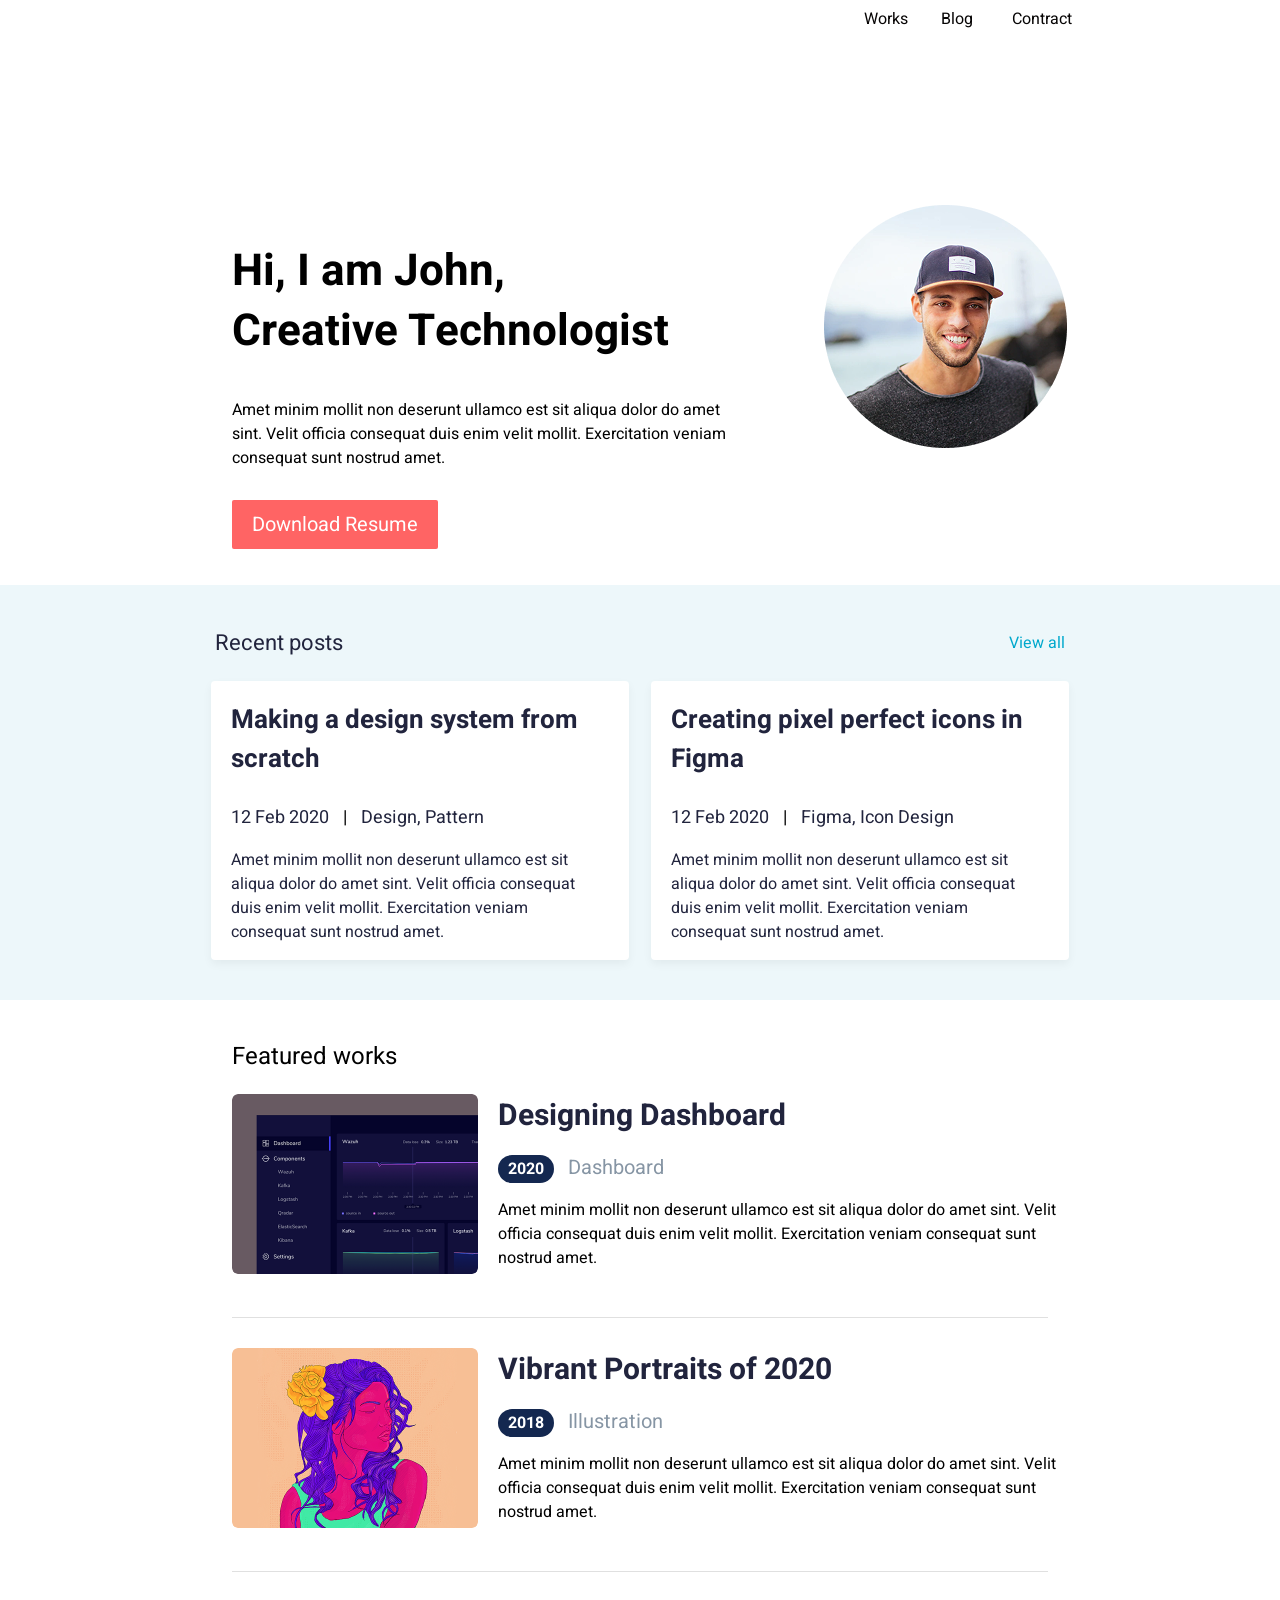
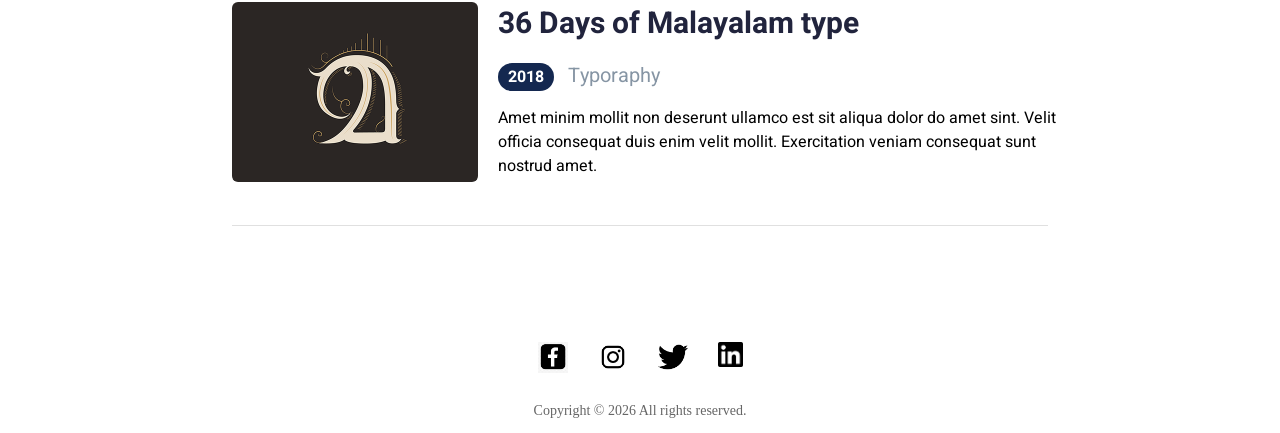
<file: index.html>
<!DOCTYPE html>
<html lang="en">
<head>
    <meta charset="UTF-8">   
 <meta name="viewport" content="width=device-width, initial-scale=1.0">
   <link rel="preconnect" href="https://fonts.googleapis.com">
<link rel="preconnect" href="https://fonts.gstatic.com" crossorigin>
<link href="https://fonts.googleapis.com/css2?family=Heebo:wght@100..900&display=swap" rel="stylesheet">
    <title>My Portfolio</title>
    <link rel="stylesheet" href="./styles/main.css">
</head>
<body>
<!-- menu items add in first section-->
   <header class="container">
    <nav>
        <ul class="heebo-medium">
            <li ><a href="./index.html">Works</a></li>
            <li><a href="./blog.html">Blog</a></li>
            <li><a href="#">Contract</a></li>   
        </ul>
    </nav>
   </header>
   <!--create class container for resume section --> 
   <main class="container">
   <section class="resume-section">
    <div class="resume-left">
        <h1>
            Hi, I am John,</br>Creative Technologist
        </h1>
        <p class="heebo-regular">Amet minim mollit non deserunt ullamco est sit aliqua dolor do amet sint. Velit officia consequat duis enim velit mollit. Exercitation veniam consequat sunt nostrud amet.</p></br>
      <a href="#" class="anchor-a">Download Resume</a></div>
    <div class="resume-right">
        <div class="profile-outer-circle"></div>
            <img src="./images/Ellipse 1.png" width="243" height="243" alt="Profile Picture" />
        </div>
    </div>
   </section>
   </main>
  </div>
</div>
 
<!-- Second post -->
<section style="background-color:#EDF7FA"; >
  <div class="header">
    <h3>Recent posts</h3>
    <a href="#" class="view-all">View all</a>
  </div>
  <div class="post-grid">
    <!-- Post Card 1 -->
    <article class="post-card">
      <h2>Making a design system from scratch</h2>
      <div class="post-meta">
        <span>12 Feb 2020</span>
        <span class="separator">|</span>
        <span>Design, Pattern</span>
      </div>
      <div class="post-card-p">
      <p>Amet minim mollit non deserunt ullamco est sit aliqua dolor do amet sint. Velit officia consequat duis enim velit mollit. Exercitation veniam consequat sunt nostrud amet.</p>
    </div>
    </article>

    <!-- Post Card 2 -->
    <article class="post-card">
      <h2>Creating pixel perfect icons in Figma</h2>
      <div class="post-meta">
        <span>12 Feb 2020</span>
        <span class="separator">|</span>
        <span>Figma, Icon Design</span>
      </div>
      <div class="post-card-p">
     <p>Amet minim mollit non deserunt ullamco est sit aliqua dolor do amet sint. Velit officia consequat duis enim velit mollit. Exercitation veniam consequat sunt nostrud amet.</p>
</div>

    </article>
  </div></section>

<!--Third Section of profile-->
<header class="container">
<section>
  <div class="header">
  <h2 class="heebo-medium">Featured works</h2></div>
  
  <!-- Project Item 1 -->
  <div class="work-item">
    <div class="work-image">
      <img src="./images/Rectangle 30@2x.png" width="246" height="180" alt="Vibrant Portraits">
    </div>
    <div class="work-content">
      <h3>Designing Dashboard</h3>
      <div class="work-meta">
        <span class="year">2020</span>
        <span class="category">Dashboard</span>
      </div>
      <p>Amet minim mollit non deserunt ullamco est sit aliqua dolor do amet sint. Velit officia consequat duis enim velit mollit. Exercitation veniam consequat sunt nostrud amet.</p>
    </div>
  </div>

  <!-- Project Item 2 -->
  <div class="work-item">
    <div class="work-image">
      <img src="./images/Rectangle 32.png" width="246" height="180 alt="Vibrant Portraits">
    </div>
    <div class="work-content">
      <h3>Vibrant Portraits of 2020</h3>
      <div class="work-meta">
        <span class="year">2018</span>
        <span class="category">Illustration</span>
      </div>
      <p>Amet minim mollit non deserunt ullamco est sit aliqua dolor do amet sint. Velit officia consequat duis enim velit mollit. Exercitation veniam consequat sunt nostrud amet.</p>
    </div>
  </div>

  <!--Project Item 3-->
  <div class="work-item">
    <div class="work-image">
      <img src="./images/Rectangle 34.png"  width="246" height="180" alt="Vibrant Portraits">
    </div>
    <div class="work-content">
      <h3>36 Days of Malayalam type</h3>
      <div class="work-meta">
        <span class="year">2018</span>
        <span class="category">Typoraphy</span>
      </div>
      <p>Amet minim mollit non deserunt ullamco est sit aliqua dolor do amet sint. Velit officia consequat duis enim velit mollit. Exercitation veniam consequat sunt nostrud amet.</p>
    </div>
  </div>
</section>
</header>

<footer class="footer-container">
    
    <div>
    <ul class="social-icons">
        <li><img src="./images/facebook.png" width="30"></li>
        <li><img src="./images/instagram.png" width="30">   </li>
         <li><img src="./images/twitter.png" width="30">   </li>
        <li><img src="./images/linkdinn.png" width="25"> </li>
         </ul>
    </div>
    <div>
         <p class="copyright-text">Copyright © 2026 All rights reserved.</p>
    </div>
</footer>
</body>
</html>
</file>
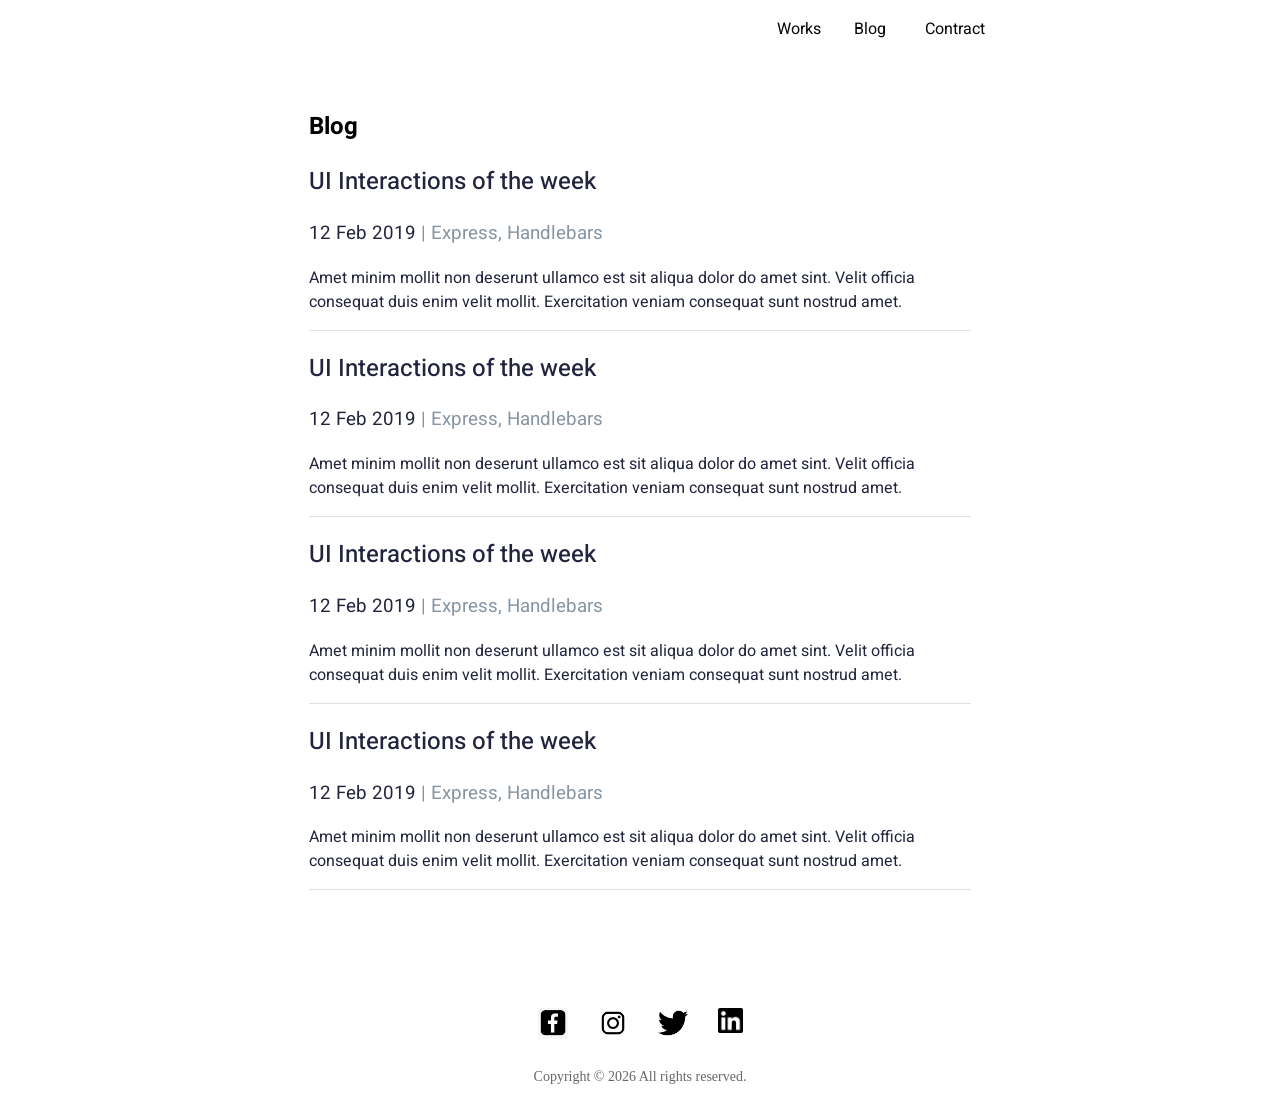
<file: blog.html>
<!DOCTYPE html>
<html lang="en">
<head>
    <meta charset="UTF-8">   
    <meta name="viewport" content="width=device-width, initial-scale=1.0">
   <link rel="preconnect" href="https://fonts.googleapis.com">
<link rel="preconnect" href="https://fonts.gstatic.com" crossorigin>
<link href="https://fonts.googleapis.com/css2?family=Heebo:wght@100..900&display=swap" rel="stylesheet">
    <title>My Portfolio</title>
    <link rel="stylesheet" href="./styles/blog.css">
</head>
<body>
<!-- menu items add in first section-->
   <header class="container">
    <nav>
        <ul class="heebo-medium">
            <li ><a href="./works.html">Works</a></li>
            <li><a href="./blog.html">Blog</a></li>
            <li><a href="./index.html">Contract</a></li>   
        </ul>
    </nav>
   </header>
   <!--create class container for blog 1 section --> 
   <main class="container">
   <section class="blog-section">
    <div class="blog-section-seperate">
    <h1 class="heebo-bold44" >Blog</h1>
    <h2 class="heebo-medium30">UI Interactions of the week</h2>
<div class="seperator">
    <h3 class="heebo-regular20-col-b">12 Feb 2019</h3>
    <h3 class="heebo-regular20-col-a">&nbsp;| Express, Handlebars</h3></div>
    <p class="heebo-regular16">Amet minim mollit non deserunt ullamco est sit aliqua dolor do amet sint. Velit officia consequat duis enim velit mollit. Exercitation veniam consequat sunt nostrud amet.</p>
</div>
</section>

<!--Second blog-->

<section class="blog-section">
    <div class="blog-section-seperate">
    <h2 class="heebo-medium30">UI Interactions of the week</h2>
<div class="seperator">
    <h3 class="heebo-regular20-col-b">12 Feb 2019</h3>
    <h3 class="heebo-regular20-col-a">&nbsp;| Express, Handlebars</h3></div>
    <p class="heebo-regular16">Amet minim mollit non deserunt ullamco est sit aliqua dolor do amet sint. Velit officia consequat duis enim velit mollit. Exercitation veniam consequat sunt nostrud amet.</p>
</div>
</section>

<!--Third Blog-->
<section class="blog-section">
    <div class="blog-section-seperate">
    <h2 class="heebo-medium30">UI Interactions of the week</h2>
<div class="seperator">
    <h3 class="heebo-regular20-col-b">12 Feb 2019</h3>
    <h3 class="heebo-regular20-col-a">&nbsp;| Express, Handlebars</h3></div>
    <p class="heebo-regular16">Amet minim mollit non deserunt ullamco est sit aliqua dolor do amet sint. Velit officia consequat duis enim velit mollit. Exercitation veniam consequat sunt nostrud amet.</p>
</div>
</section>
<!--Fourth Blog-->
<section class="blog-section">
    <div class="blog-section-seperate">
    <h2 class="heebo-medium30">UI Interactions of the week</h2>
<div class="seperator">
    <h3 class="heebo-regular20-col-b">12 Feb 2019</h3>
    <h3 class="heebo-regular20-col-a">&nbsp;| Express, Handlebars</h3></div>
    <p class="heebo-regular16">Amet minim mollit non deserunt ullamco est sit aliqua dolor do amet sint. Velit officia consequat duis enim velit mollit. Exercitation veniam consequat sunt nostrud amet.</p>
</div>

</section> 
</main>



<footer class="footer-container">
    
    <div>
    <ul class="social-icons">
        <li><img src="./images/facebook.png" width="30"></li>
        <li><img src="./images/instagram.png" width="30">   </li>
         <li><img src="./images/twitter.png" width="30">   </li>
        <li><img src="./images/linkdinn.png" width="25"> </li>
         </ul>
    </div>
    <div>
         <p class="copyright-text">Copyright © 2026 All rights reserved.</p>
    </div>
</footer>
</body>
</html>
</file>
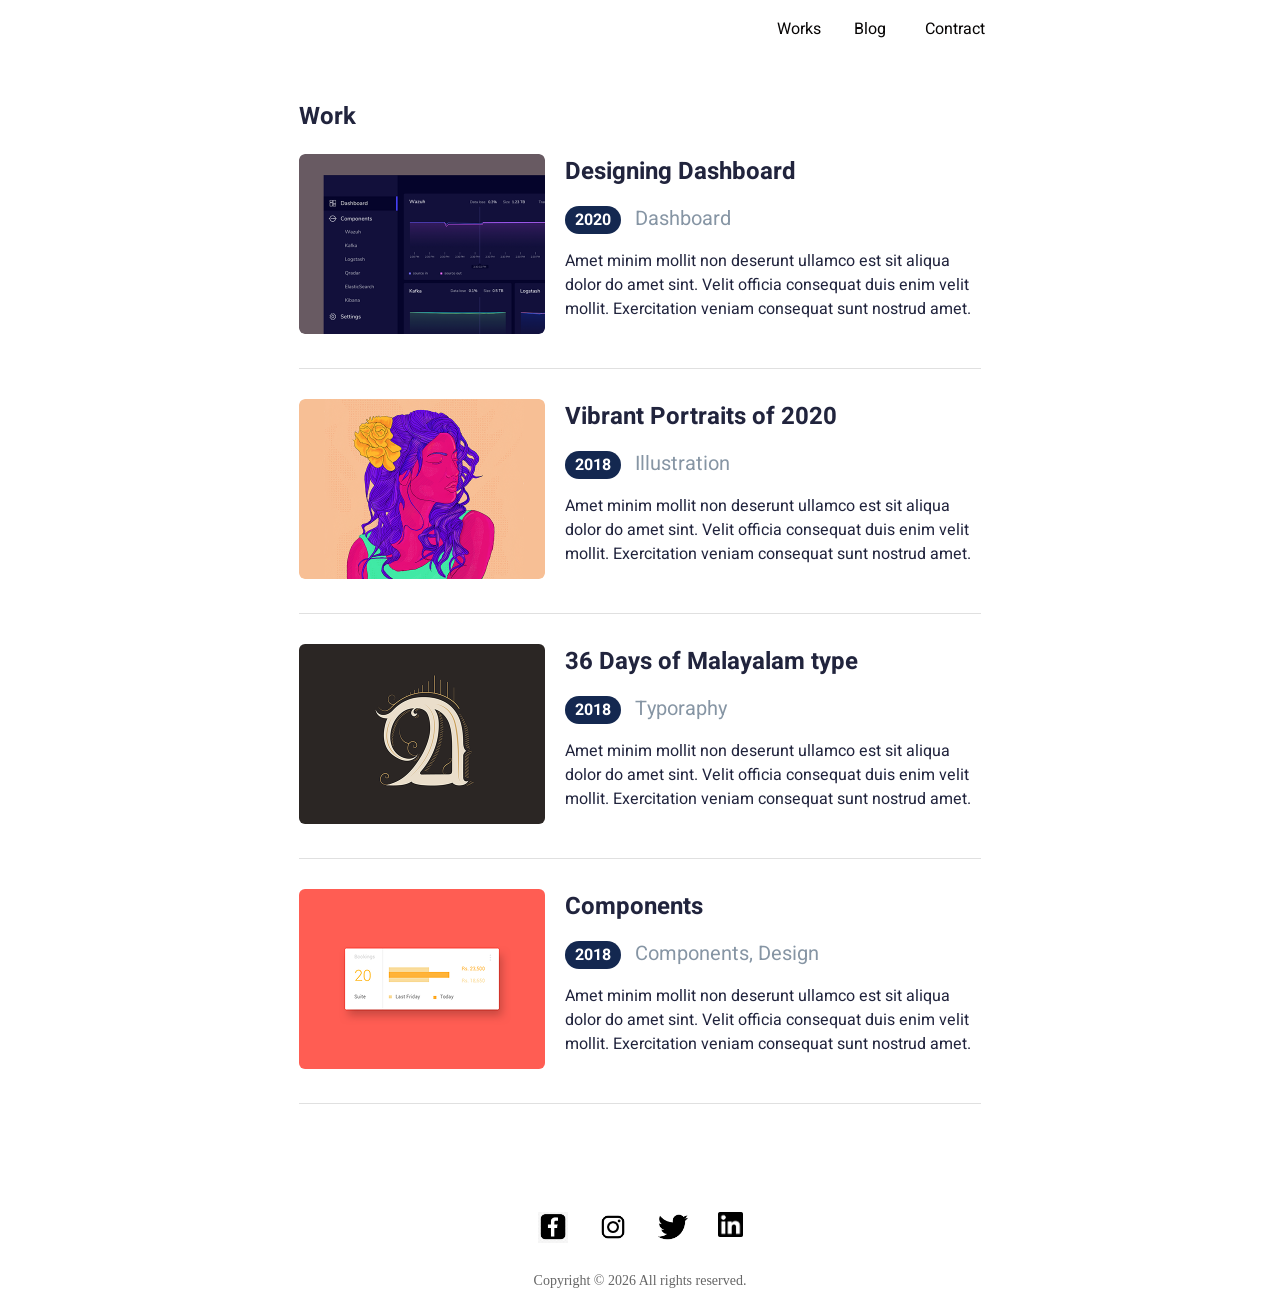
<file: works.html>
<!DOCTYPE html>
<html lang="en">
<head>
    <meta charset="UTF-8">   
 <meta name="viewport" content="width=device-width, initial-scale=1.0">
   <link rel="preconnect" href="https://fonts.googleapis.com">
<link rel="preconnect" href="https://fonts.gstatic.com" crossorigin>
<link href="https://fonts.googleapis.com/css2?family=Heebo:wght@100..900&display=swap" rel="stylesheet">
    <title>My Portfolio</title>
    <link rel="stylesheet" href="./styles/works.css">
</head>
<body>
<!-- menu items add in first section-->
   <header class="container">
    <nav>
        <ul class="heebo-medium">
            <li ><a href="./works.html">Works</a></li>
            <li><a href="./blog.html">Blog</a></li>
            <li><a href="./index.html">Contract</a></li>   
        </ul>
    </nav>
   </header>
    

<main class="container">
<section>
  <h1 class="heebo-bold44">Work</h1>

  <!-- Project Item 1 -->
  <div class="work-item">
    <div class="work-image">
      <img src="./images/Rectangle 30@2x.png" width="246" height="180" alt="Vibrant Portraits">
    </div>
    <div class="work-content">
      <h2>Designing Dashboard</h2>
      <div class="work-meta">
        <span class="year">2020</span>
        <span class="category">Dashboard</span>
      </div>
      <p>Amet minim mollit non deserunt ullamco est sit aliqua dolor do amet sint. Velit officia consequat duis enim velit mollit. Exercitation veniam consequat sunt nostrud amet.</p>
    </div>
  </div>

  <!-- Project Item 2 -->
  <div class="work-item">
    <div class="work-image">
      <img src="./images/Rectangle 32.png" width="246" height="180 alt="Vibrant Portraits">
    </div>
    <div class="work-content">
      <h2>Vibrant Portraits of 2020</h2>
      <div class="work-meta">
        <span class="year">2018</span>
        <span class="category">Illustration</span>
      </div>
      <p>Amet minim mollit non deserunt ullamco est sit aliqua dolor do amet sint. Velit officia consequat duis enim velit mollit. Exercitation veniam consequat sunt nostrud amet.</p>
    </div>
  </div>

  <!--Project Item 3-->
  <div class="work-item">
    <div class="work-image">
      <img src="./images/Rectangle 34.png"  width="246" height="180" alt="Vibrant Portraits">
    </div>
    <div class="work-content">
      <h2>36 Days of Malayalam type</h2>
      <div class="work-meta">
        <span class="year">2018</span>
        <span class="category">Typoraphy</span>
      </div>
      <p>Amet minim mollit non deserunt ullamco est sit aliqua dolor do amet sint. Velit officia consequat duis enim velit mollit. Exercitation veniam consequat sunt nostrud amet.</p>
    </div>
  </div>

    <!--Project Item 4-->
  <div class="work-item">
    <div class="work-image">
      <img src="./images/Rectangle 40.png"  width="246" height="180" alt="Vibrant Portraits">
    </div>
    <div class="work-content">
      <h2>Components</h2>
      <div class="work-meta">
        <span class="year">2018</span>
        <span class="category">Components, Design</span>
      </div>
      <p>Amet minim mollit non deserunt ullamco est sit aliqua dolor do amet sint. Velit officia consequat duis enim velit mollit. Exercitation veniam consequat sunt nostrud amet.</p>
    </div>
  </div>

</section>
</main>

<footer class="footer-container">
    
    <div>
    <ul class="social-icons">
        <li><img src="./images/facebook.png" width="30"></li>
        <li><img src="./images/instagram.png" width="30">   </li>
         <li><img src="./images/twitter.png" width="30">   </li>
        <li><img src="./images/linkdinn.png" width="25"> </li>
         </ul>
    </div>
    <div>
         <p class="copyright-text">Copyright © 2026 All rights reserved.</p>
    </div>
</footer>

</body>
</html>
</file>
<file: styles/main.css>
body {
    margin: 0;
}
.container {
    font-family: "Heebo" , sans-serif;
    width: 856px;
    margin:auto;
}

nav ul {
    margin: 7px 0 0 0;
    padding: auto;
    list-style: none;
    display: flex;
    justify-content: right;
    
}
nav ul li {
    display: inline;
    padding: 0px 18px;
    width: 38px;
  }
nav ul li a {
    text-decoration: none;
    color: #070505;
    font-size: 20 px;
    font-weight: 500px;
    
}
nav ul li a:hover {
    color: rgb(201, 28, 28);
}
.heebo-medium {
  font-family: "Heebo", sans-serif;
  font-optical-sizing: auto;
  font-weight: 400;
  font-style: normal;
}
.heebo-regular {
      font-family: 'Heebo', sans-serif;
      font-size: 16px;
      font-weight: 400; /* Regular weight */ 
      width: 497px;     
    }
    
.heebo-bold {
  font-family: 'Heebo', sans-serif;
  font-size: 20px;
  font-weight: 700;
    }
    .resume-section{
        display: flex;
        margin-top: 154px;
        margin-bottom: auto;
    }
.resume-section .resume-left {
    padding-right:95px;
}
.resume-section .resume-right{
display: flex;
justify-content: end;
}
.resume-section .resume-right img {
    width:243px;
    height:243;
    box-shadow:grey;
}
.resume-section h1 {
    font-size: 44px;
    font-weight: 700px;
    line-height: 60px;
}
.anchor-a {
    background-color: #FF6464;
    text-decoration: none;
    font-size: 20px;
    font-weight:400px;
    font-family: "Heebo", sans-serif;
    color:white;
    padding:10px 20px 10px 20px ;
    box-sizing:border-box;
    border-radius: 2px;
}


<!-- this is next css for post -- >
body {
  font-family: "Heebo", sans-serif;
  background-color: #edf7fa; /* Light blue background from image */
  padding: 400px;
}

.header {
  font-family: "Heebo", sans-serif;
  display: flex;
  justify-content: space-between;
  align-items: center;
  max-width: 850px;
  margin: auto;

}

.header h3 { 
    font-size: 22px; 
    font-weight: 400;
    align-items:left;
    color: #21243D;
    padding:0px 0px 10px auto;   
 }
.view-all {
     color: #00A8CC;
padding-bottom: 0%;
     text-decoration: none; 
     font-size:16px; 
     font-weight: 400;
    }
.post-grid {    
  display: flex;
  gap: 22px;
  justify-content:center;
  flex-wrap:wrap;
  padding-bottom: 20px;
    }

.post-card {
  background: white;
  font-family: "Heebo", sans-serif;
  padding: 10px 10px 20px 10;
  border-radius: 4px;
  max-width: 418px;
  max-height: 295;
  box-shadow: 0 4px 10px rgba(0,0,0,0.05);
}

.post-card h2 {
  font-family: "Heebo" sans-serif;
  margin-top: 10px;
  font-size: 26px;
  color: #21243D;
  line-height: 1.5;
  font-weight:700; 
  padding: 10px 20px 7px 20px; 
}

.post-meta {
  margin: 15px 0;
  font-size:18px;
  font-weight:400 ;
  line-height: 0.5;
  color: #21243D;
  padding: 5px 20px 10px 20px;
}

.separator { 
    margin: 0 10px; 
    color: #000; 
  padding-bottom: 0px;}

.post-card-p {
  line-height: 1.5;
  color: #21243D;
  font-size:16px;
  font-weight:400;
  padding:0px 25px 0px 20px;
}

<!--Third section CSS-->

h2 {
  font-family: "heebo" sans-serif;
  font-size: 22px;
  margin-bottom: 30px;
}

.work-item {
  display: flex; /* Aligns image and text horizontally */
  gap: 20px;
  padding-bottom: 10px;
  margin-bottom: 30px;
  border-bottom: 1px solid #E0E0E0; /* Separator line between items */
}

.work-image img {
  width: 246px;
  height: 180px;
  object-fit: cover;
  border-radius: 6px;
  
}

.work-content h3 {
  font-family: "Heebo", sans-serif;
  font-size: 30px;
  font-weight: 700;
  margin: 0 0 15px 0;
  color: #21243D;
  opacity: 100%;
}

.work-meta {
  margin-bottom: 15px;
}

.year {
  background-color: #142850;
  color: white;
  padding: 2px 10px;
  border-radius: 16px;
  font-weight: bold;
  margin-right: 10px;
}

.category {
  color: #8695A4;
  font-size: 20px;
}

.work-content p {
  line-height: 1.5;
  width: 594px;
  min-height: 93px;
  font-size: 16px;
  font-weight: 400;
}

<!--footercss --->
.footer-container {
  text-align: center;
  padding: 40px 20px;
  font-family: "Heebo", sans-serif;
  color: #333;
}

.social-icons {
  display: flex;
  justify-content: center;
  gap: 30px; /* Space between icons */
  padding: 50px 10px 10px 10px;
}

.icon-link {
  color: #1a1a1a; /* Dark color for icons */
  font-size: 24px;
  text-decoration: none;
  transition: opacity 0.3s ease;
}

.icon-link:hover {
  opacity: 0.7; /* Simple hover effect */
}

.copyright-text {
  font-size: 14px;
  color: #666;
  text-align: center;
  justify-content: center;
  padding: top 0px;;
}
ul {
    text-align: center;
  list-style-position: inside;
}
li {
        
    display:inline; 
    gap: 100px;
}

.container2 {
    width: 500px;
    margin:auto;
    justify-content: center;
    
}

section {
  width: 100%;       /* Spans full width of the container */
  min-height: 400px; /* Ensures it is at least 400px tall */
  padding: 20px;     /* Adds space inside the section */
  box-sizing: border-box; /* Includes padding in the total width/height */
  justify-content: space-between;
}
</file>
<file: styles/blog.css>
body{
    margin:0px;
    padding: 10px 10px 10px 10px ;
}
/*menu item css*/
.container {
    font-family: "Heebo" , sans-serif;
    width: 980px;
    margin:auto;
    }
.container {
    font-family: "Heebo" , sans-serif;
    width: 856px;
    margin:auto;
}

nav ul {
    margin: 7px 0 0 0;
    padding: auto;
    list-style: none;
    display: flex;
    justify-content: right;
    
}
nav ul li {
    display: inline;
    padding: 0px 18px;
    width: 38px;
  }
nav ul li a {
    text-decoration: none;
    color: #070505;
    font-size: 20 px;
    font-weight: 500px;
    
}
nav ul li a:hover {
    color: rgb(201, 28, 28);
}


/*font family size in different formats*/
.heebo-regular16 {
    font-family: "Heebo" , sans-serif;
    font-weight: 400;
    font: size 16px;
    color:#21243D;

}
.heebo-regular20-col-b {
    font-family: "Heebo" , sans-serif;
    font-weight: 400;
    font: size 20px;
    color:#21243D;
    display: flex;
}
.heebo-regular20-col-a {
    font-family: "Heebo" , sans-serif;
    font-weight: 400;
    font: size 20px;
    color:#8695A4;
}
.heebo-bold44 {
    font-family:"Heebo" , sans-serif;
    font-weight:700;
    font: size 44px;
    width: 57px;
}
.heebo-medium30{
    font-family:"Heebo" , sans-serif;
    font-weight: 500;
    font: size 30px;
    font-weight: medium;
    color: #21243D;
}

/*blog section display setting*/
.container{
    font-family: "Heebo" , sans-serif;
    width: 682px;
    margin:auto;
    margin-bottom: 58px;
}

.blog-section{
        display: flex;
        margin-bottom: 0px;
        }
    
.blog-section-seperate {
  border-bottom: 1px solid #E0E0E0; /* Separator line between items */
}
.seperator {
    margin-top: 0;
    display: flex;

}
section {
  width: 100%;       /* Spans full width of the container */
  padding: 10px;     /* Adds space inside the section */
  box-sizing: border-box; /* Includes padding in the total width/height */
  justify-content: space-between;
  margin-top: 0;
}
div h2, div h1,div h3, div p {
  margin-top: 0;
}

<!--footercss --->
.footer-container {
  text-align: center;
  padding: 40px 20px;
  font-family: "Heebo", sans-serif;
  color: #333;
}

.social-icons {
  display: flex;
  justify-content: center;
  gap: 30px; /* Space between icons */
  padding: 50px 10px 10px 10px;
}
.copyright-text {
  font-size: 14px;
  color: #666;
  text-align: center;
  justify-content: center;
  padding: top 0px;;
}
ul {
    text-align: center;
  list-style-position: inside;
}
li {
        
    display:inline; 
    gap: 100px;
}
</file>
<file: styles/works.css>
body{
    margin:0px;
    padding: 10px 10px 10px 10px ;
}
/*menu item css*/

nav ul {
    margin: 7px 0 0 0;
    padding: auto;
    list-style: none;
    display: flex;
    justify-content: right;
    
}
nav ul li {
    display: inline;
    padding: 0px 18px;
    width: 38px;
  }
nav ul li a {
    text-decoration: none;
    color: #070505;
    font-size: 20 px;
    font-weight: 500px;
    
}
nav ul li a:hover {
    color: rgb(201, 28, 28);
}


/*font family size in different formats*/
.heebo-regular16 {
    font-family: "Heebo" , sans-serif;
    font-weight: 400;
    font: size 16px;
    color:#21243D;

}
.heebo-regular20-col-b {
    font-family: "Heebo" , sans-serif;
    font-weight: 400;
    font: size 20px;
    color:#21243D;
    display: flex;
}
.heebo-regular20-col-a {
    font-family: "Heebo" , sans-serif;
    font-weight: 400;
    font: size 20px;
    color:#8695A4;
}
.heebo-bold44 {
    font-family:"Heebo" , sans-serif;
    font-weight:700;
    font: size 44px;
    width: 57px;
    color:#21243D;
     
}
.heebo-bold30 {
    font-family:"Heebo" , sans-serif;
    font-weight:700;
    font: size 30px;
    width: 57px;
    color:#21243D;
     
}
.heebo-medium30{
    font-family:"Heebo" , sans-serif;
    font-weight: 500;
    font: size 30px;
    font-weight: medium;
    color: #21243D;
}

/*work section display setting*/


.container{
    font-family: "Heebo" , sans-serif;
    width: 682px;
    margin:auto;
    margin-bottom: 58px;
}
.work-item {
  display: flex; /* Aligns image and text horizontally */
  gap: 20px;
  padding-bottom: 10px;
  margin-bottom: 30px;
  border-bottom: 1px solid #E0E0E0; /* Separator line between items */
}
.work-image img {
  width: 246px;
  height: 180px;
  object-fit: cover;
  border-radius: 6px;
  
}

.work-content h2 {
  font-family: "Heebo", sans-serif;
  font-size: 30 px;
  font-weight: 700;
  margin: 0 0 15px 0;
  color: #21243D;
  opacity: 100%;
}
.work-meta {
  margin-bottom: 15px;
}

.year {
  background-color: #142850;
  color: white;
  padding: 2px 10px;
  border-radius: 16px;
  font-weight: bold;
  margin-right: 10px;
}

.category {
  color: #8695A4;
  font-size: 20px;
}

.work-content p {
  line-height: 1.5;
  width: 418px;
  min-height: 93px;
  font-size: 16px;
  font-weight: 400;
  color:#21243D;
}

<!--footercss --->
.footer-container {
  text-align: center;
  padding: 40px 20px;
  font-family: "Heebo", sans-serif;
  color: #333;
}

.social-icons {
  display: flex;
  justify-content: center;
  gap: 30px; /* Space between icons */
  padding: 50px 10px 10px 10px;
}
.copyright-text {
  font-size: 14px;
  color: #666;
  text-align: center;
  justify-content: center;
  padding: top 0px;;
}
ul {
    text-align: center;
  list-style-position: inside;
}
li {
        
    display:inline; 
    gap: 100px;
}
</file>
